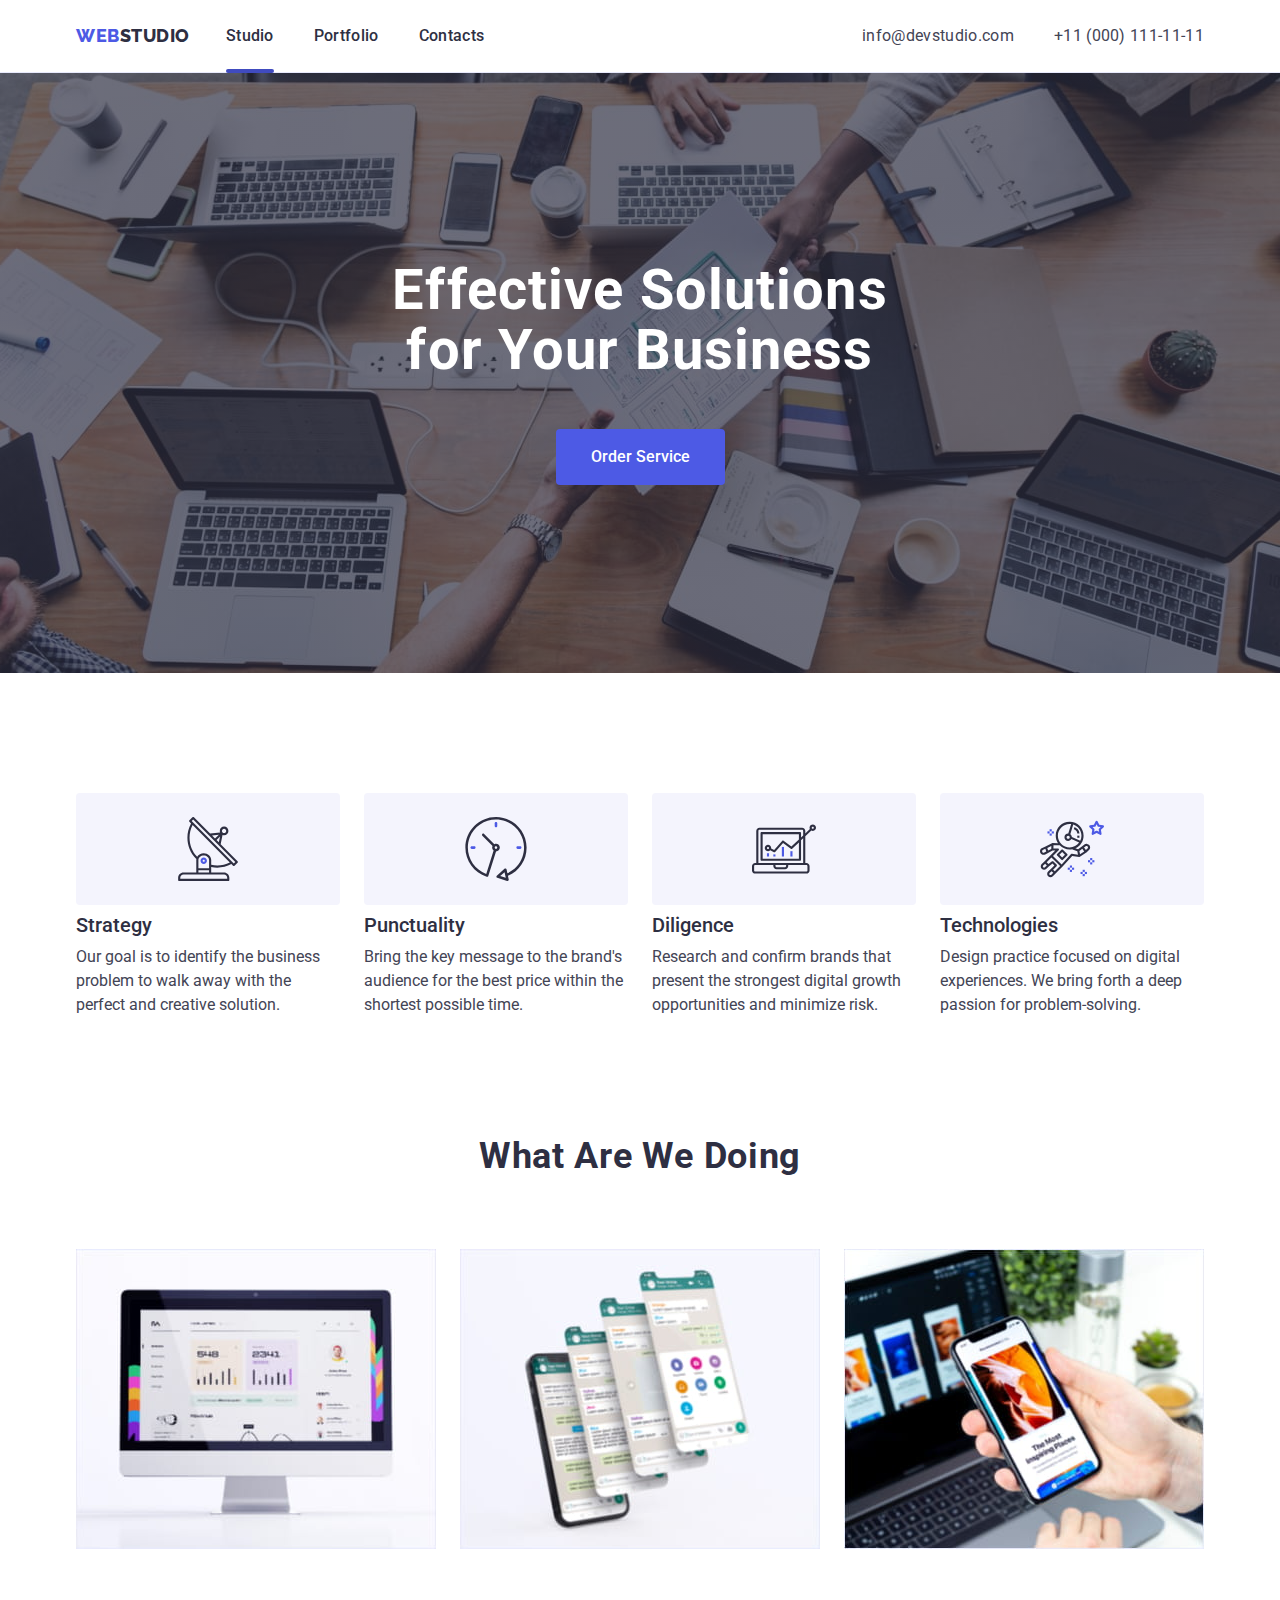
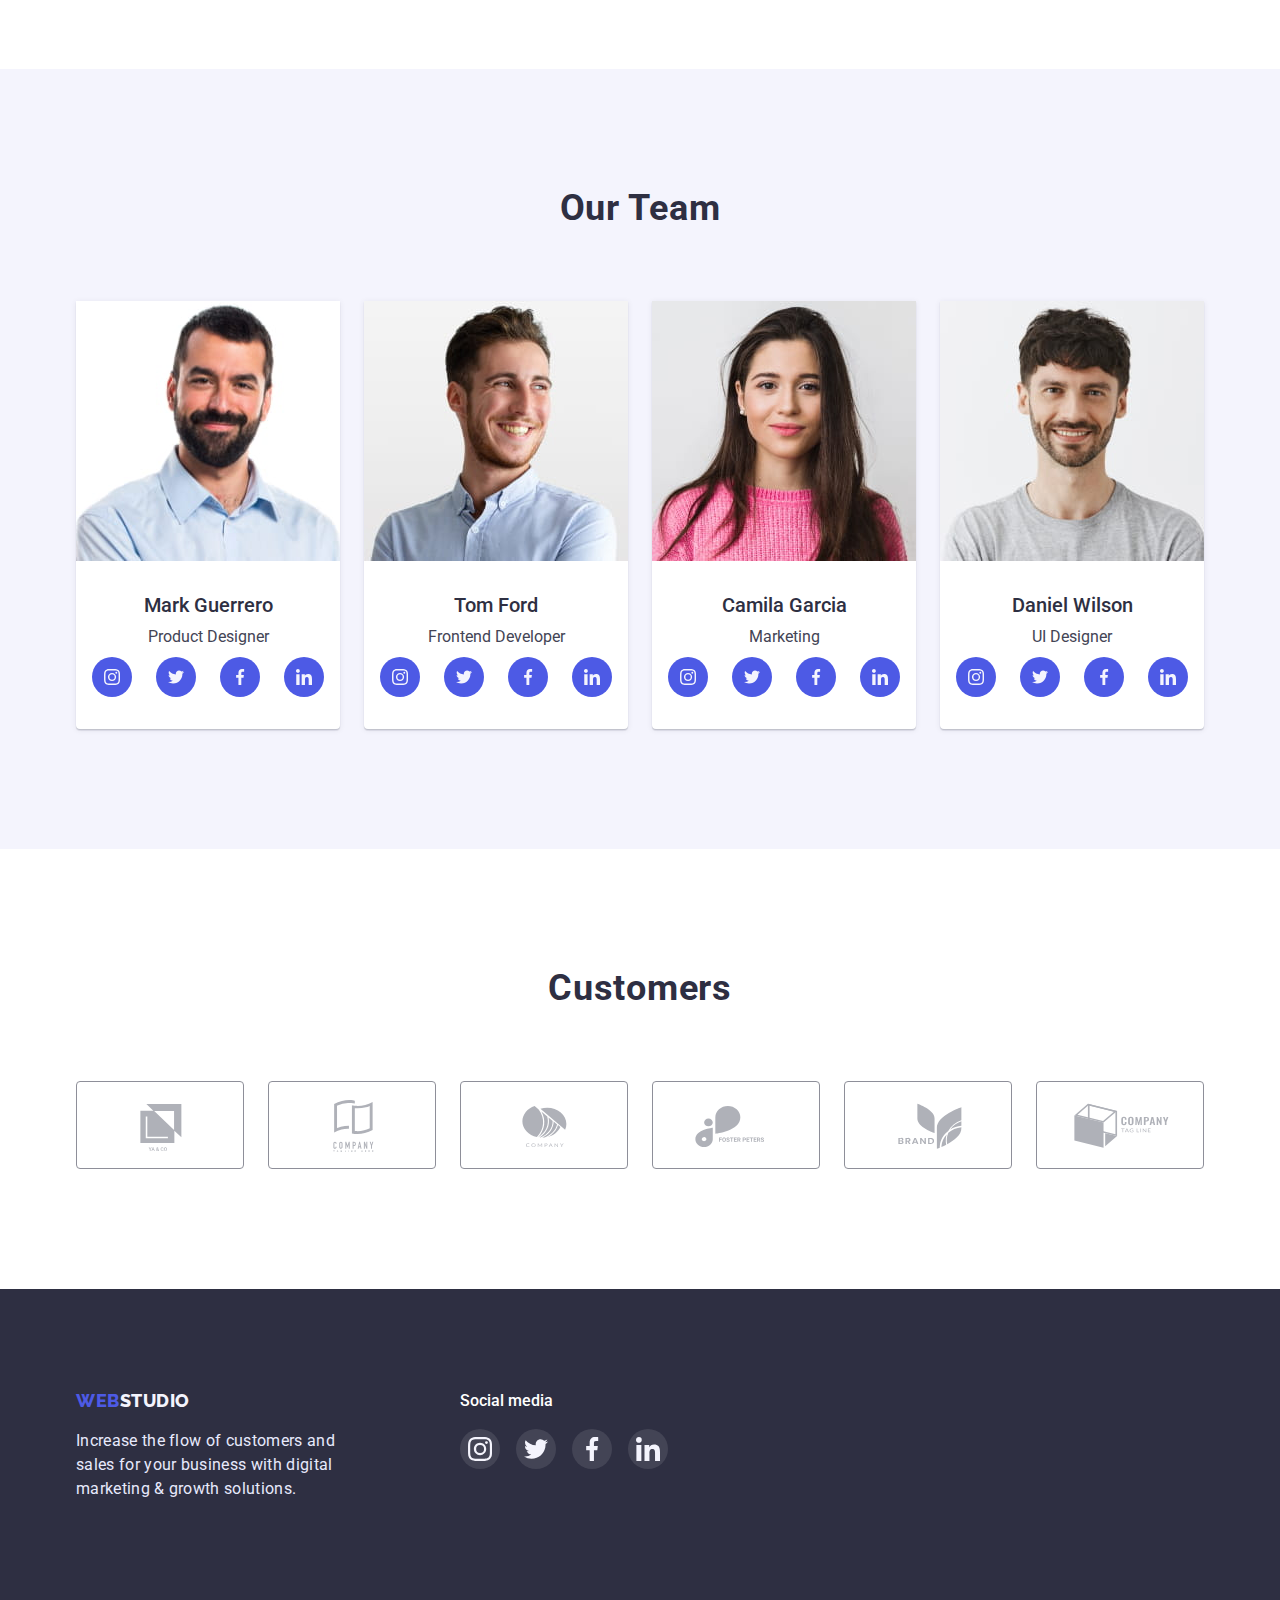
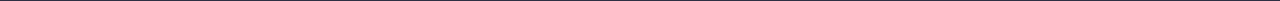
<file: index.html>
<!DOCTYPE html>
<html lang="en">
  <head>
    <meta charset="UTF-8" />
    <meta http-equiv="X-UA-Compatible" content="IE=edge" />
    <meta name="viewport" content="width=device-width, initial-scale=1.0" />
    <link rel="preconnect" href="https://fonts.googleapis.com" />
    <link rel="preconnect" href="https://fonts.gstatic.com" crossorigin />
    <link
      href="https://fonts.googleapis.com/css2?family=Raleway:wght@800&family=Roboto:wght@400;500;700&display=swap"
      rel="stylesheet"
    />
    <link
      rel="stylesheet"
      href="https://cdn.jsdelivr.net/npm/modern-normalize@1.1.0/modern-normalize.css"
    />
    <link rel="stylesheet" href="./css/styles.css" />
    <title>WebStudio</title>
  </head>
  <body>
    <!--HEADER-->
    <header class="header">
      <div class="container header-container">
        <nav class="site-nav">
          <a href="./index.html" class="logo"
            ><span class="logo-firstcolor">Web</span>Studio</a
          >
          <ul class="nav-list list">
            <li class="nav-item header-item">
              <a class="menu-link link link-studio" href="./index.html"
                >Studio</a
              >
            </li>
            <li class="nav-item header-item">
              <a class="menu-link link page" href="./portfolio.html"
                >Portfolio</a
              >
            </li>
            <li class="nav-item header-item">
              <a class="menu-link link" href="">Contacts</a>
            </li>
          </ul>
        </nav>
        <address class="site-address">
          <ul class="address-list list">
            <li class="header-item address-item">
              <a class="adress-link" href="mailto:info@devstudio.com"
                >info@devstudio.com</a
              >
            </li>
            <li class="header-item address-item">
              <a class="adress-link" href="tel:+110001111111"
                >+11 (000) 111-11-11</a
              >
            </li>
          </ul>
        </address>
      </div>
    </header>
    <!--HEADER-->

    <!--HERO-->
    <main>
      <section class="hero">
        <div class="container">
          <h1 class="hero-primary-heading">
            Effective Solutions for Your Business
          </h1>
          <button data-modal-open type="button" class="btn">
            Order Service
          </button>
        </div>
      </section>

      <section class="features">
        <div class="container">
          <h2 class="visually-hidden">Features</h2>
          <ul class="features-list list">
            <li class="hero-item features-item icon-antenna">
              <h3 class="hero-item-heading features-heading">Strategy</h3>
              <p class="hero-item-content features-text">
                Our goal is to identify the business problem to walk away with
                the perfect and creative solution.
              </p>
            </li>
            <li class="hero-item features-item icon-clock">
              <h3 class="hero-item-heading features-heading">Punctuality</h3>
              <p class="hero-item-content features-text">
                Bring the key message to the brand's audience for the best price
                within the shortest possible time.
              </p>
            </li>
            <li class="hero-item features-item icon-diagram">
              <h3 class="hero-item-heading features-heading">Diligence</h3>
              <p class="hero-item-content features-text">
                Research and confirm brands that present the strongest digital
                growth opportunities and minimize risk.
              </p>
            </li>
            <li class="hero-item features-item icon-astronaut">
              <h3 class="hero-item-heading features-heading">Technologies</h3>
              <p class="hero-item-content features-text">
                Design practice focused on digital experiences. We bring forth a
                deep passion for problem-solving.
              </p>
            </li>
          </ul>
        </div>
      </section>

      <section class="doing">
        <div class="container">
          <h2 class="hero-secondary-heading">What are we doing</h2>
          <ul class="doing-pictures list">
            <li class="hero-item">
              <img
                src="./images/monitor-with-graphs.jpg"
                alt="picture with site on monitor"
                width="360"
              />
            </li>
            <li class="hero-item">
              <img
                src="./images/phones.jpg"
                alt="mobile applications"
                width="360"
              />
            </li>
            <li class="hero-item">
              <img
                src="./images/phone-on-hands.jpg"
                alt="multidevice applications"
                width="360"
              />
            </li>
          </ul>
        </div>
      </section>

      <section class="section-team">
        <div class="container">
          <h2 class="hero-secondary-heading">Our Team</h2>
          <ul class="team-list list">
            <li class="hero-item team-item">
              <img
                src="./images/Mark-Guerrero.jpg"
                alt="photo of product Designer Mark-Guerrero"
                width="264"
              />
              <div class="team">
                <h3 class="hero-item-heading">Mark Guerrero</h3>
                <p class="hero-item-content">Product Designer</p>
                <ul class="team-social-lisi list">
                  <li class="team-social-item item">
                    <a href="" class="team-social-link link">
                      <svg class="team-social-icon" width="16px" height="16px">
                        <use href="./images/sprite.svg#icon-instagram"></use>
                      </svg>
                    </a>
                  </li>
                  <li class="team-social-item item">
                    <a href="" class="team-social-link link">
                      <svg class="team-social-icon" width="16px" height="16px">
                        <use href="./images/sprite.svg#icon-twitter"></use>
                      </svg>
                    </a>
                  </li>
                  <li class="team-social-item item">
                    <a href="" class="team-social-link link">
                      <svg class="team-social-icon" width="16px" height="16px">
                        <use href="./images/sprite.svg#icon-facebook"></use>
                      </svg>
                    </a>
                  </li>
                  <li class="team-social-item item">
                    <a href="" class="team-social-link link">
                      <svg class="team-social-icon" width="16px" height="16px">
                        <use href="./images/sprite.svg#icon-linkedin"></use>
                      </svg>
                    </a>
                  </li>
                </ul>
              </div>
            </li>
            <li class="hero-item team-item">
              <img
                src="./images/Tom-Ford.jpg"
                alt="photo of frontend developer Tom Ford"
                width="264"
              />
              <div class="team">
                <h3 class="hero-item-heading">Tom Ford</h3>
                <p class="hero-item-content">Frontend Developer</p>
                <ul class="team-social-lisi list">
                  <li class="team-social-item item">
                    <a href="" class="team-social-link link">
                      <svg class="team-social-icon" width="16px" height="16px">
                        <use href="./images/sprite.svg#icon-instagram"></use>
                      </svg>
                    </a>
                  </li>
                  <li class="team-social-item item">
                    <a href="" class="team-social-link link">
                      <svg class="team-social-icon" width="16px" height="16px">
                        <use href="./images/sprite.svg#icon-twitter"></use>
                      </svg>
                    </a>
                  </li>
                  <li class="team-social-item item">
                    <a href="" class="team-social-link link">
                      <svg class="team-social-icon" width="16px" height="16px">
                        <use href="./images/sprite.svg#icon-facebook"></use>
                      </svg>
                    </a>
                  </li>
                  <li class="team-social-item item">
                    <a href="" class="team-social-link link">
                      <svg class="team-social-icon" width="16px" height="16px">
                        <use href="./images/sprite.svg#icon-linkedin"></use>
                      </svg>
                    </a>
                  </li>
                </ul>
              </div>
            </li>
            <li class="hero-item team-item">
              <img
                src="./images/Camila-Garcia.jpg"
                alt="photo of merketologist Camila Garcia"
                width="264"
              />
              <div class="team">
                <h3 class="hero-item-heading">Camila Garcia</h3>
                <p class="hero-item-content">Marketing</p>
                <ul class="team-social-lisi list">
                  <li class="team-social-item item">
                    <a href="" class="team-social-link link">
                      <svg class="team-social-icon" width="16px" height="16px">
                        <use href="./images/sprite.svg#icon-instagram"></use>
                      </svg>
                    </a>
                  </li>
                  <li class="team-social-item item">
                    <a href="" class="team-social-link link">
                      <svg class="team-social-icon" width="16px" height="16px">
                        <use href="./images/sprite.svg#icon-twitter"></use>
                      </svg>
                    </a>
                  </li>
                  <li class="team-social-item item">
                    <a href="" class="team-social-link link">
                      <svg class="team-social-icon" width="16px" height="16px">
                        <use href="./images/sprite.svg#icon-facebook"></use>
                      </svg>
                    </a>
                  </li>
                  <li class="team-social-item item">
                    <a href="" class="team-social-link link">
                      <svg class="team-social-icon" width="16px" height="16px">
                        <use href="./images/sprite.svg#icon-linkedin"></use>
                      </svg>
                    </a>
                  </li>
                </ul>
              </div>
            </li>
            <li class="hero-item team-item">
              <img
                src="./images/Daniel-Wilson.jpg"
                alt="photo of UI designer"
                width="264"
              />
              <div class="team">
                <h3 class="hero-item-heading">Daniel Wilson</h3>
                <p class="hero-item-content">UI Designer</p>
                <ul class="team-social-lisi list">
                  <li class="team-social-item item">
                    <a href="" class="team-social-link link">
                      <svg class="team-social-icon" width="16px" height="16px">
                        <use href="./images/sprite.svg#icon-instagram"></use>
                      </svg>
                    </a>
                  </li>
                  <li class="team-social-item item">
                    <a href="" class="team-social-link link">
                      <svg class="team-social-icon" width="16px" height="16px">
                        <use href="./images/sprite.svg#icon-twitter"></use>
                      </svg>
                    </a>
                  </li>
                  <li class="team-social-item item">
                    <a href="" class="team-social-link link">
                      <svg class="team-social-icon" width="16px" height="16px">
                        <use href="./images/sprite.svg#icon-facebook"></use>
                      </svg>
                    </a>
                  </li>
                  <li class="team-social-item item">
                    <a href="" class="team-social-link link">
                      <svg class="team-social-icon" width="16px" height="16px">
                        <use href="./images/sprite.svg#icon-linkedin"></use>
                      </svg>
                    </a>
                  </li>
                </ul>
              </div>
            </li>
          </ul>
        </div>
      </section>
    </main>

    <section class="customers">
      <div class="container">
        <h2 class="hero-secondary-heading">Customers</h2>
        <ul class="customers-list list">
          <li class="company-logo company-logo-item">
            <a href="#" class="company-logo-link item-link-company-one">
              <svg class="logo-icon" width="104px" height="56px">
                <use href="./images/sprite.svg#icon-Logo-one"></use>
              </svg>
            </a>
          </li>

          <li class="company-logo company-logo-item">
            <a href="#" class="company-logo-link item-link-company-two">
              <svg class="logo-icon" width="104px" height="56px">
                <use href="./images/sprite.svg#icon-Logo-two"></use>
              </svg>
            </a>
          </li>

          <li class="company-logo company-logo-item">
            <a href="#" class="company-logo-link item-link-company-three">
              <svg class="logo-icon" width="104px" height="56px">
                <use href="./images/sprite.svg#icon-Logo-three"></use>
              </svg>
            </a>
          </li>

          <li class="company-logo company-logo-item">
            <a href="#" class="company-logo-link item-link-company-four">
              <svg class="logo-icon" width="104px" height="56px">
                <use href="./images/sprite.svg#icon-Logo-four"></use>
              </svg>
            </a>
          </li>

          <li class="company-logo company-logo-item">
            <a href="#" class="company-logo-link item-link-company-five">
              <svg class="logo-icon" width="104px" height="56px">
                <use href="./images/sprite.svg#icon-Logo-five"></use>
              </svg>
            </a>
          </li>

          <li class="company-logo company-logo-item">
            <a href="#" class="company-logo-link item-link-company-six">
              <svg class="logo-icon" width="104px" height="56px">
                <use href="./images/sprite.svg#icon-Logo-six"></use>
              </svg>
            </a>
          </li>
        </ul>
      </div>
    </section>
    <!--HERO-->

    <!--FOOER-->
    <footer class="footer">
      <div class="container footer-blocks">
        <div class="block-logo">
          <a href="./index.html" class="logo-footer"
            ><span class="logo-firstcolor">Web</span>Studio</a
          >
          <p class="footer-text">
            Increase the flow of customers and sales for your business with
            digital marketing & growth solutions.
          </p>
        </div>

        <div class="block-social">
          <h3 class="social-media-heading">Social media</h3>
          <ul class="social-list list">
            <li class="social-item item">
              <a href="#" class="social-list-item-link item-link-instagram">
                <svg class="social-list-icon" width="24" height="24">
                  <use href="./images/sprite.svg#icon-instagram"></use>
                </svg>
              </a>
            </li>

            <li class="social-item item">
              <a href="#" class="social-list-item-link item-link-twitter">
                <svg class="social-list-icon" width="24" height="24">
                  <use href="./images/sprite.svg#icon-twitter"></use>
                </svg>
              </a>
            </li>

            <li class="social-item item">
              <a href="#" class="social-list-item-link item-link-facebook">
                <svg class="social-list-icon" width="24" height="24">
                  <use href="./images/sprite.svg#icon-facebook"></use>
                </svg>
              </a>
            </li>

            <li class="social-item item">
              <a href="#" class="social-list-item-link item-link-linkedin">
                <svg class="social-list-icon" width="24" height="24">
                  <use href="./images/sprite.svg#icon-linkedin"></use>
                </svg>
              </a>
            </li>
          </ul>
        </div>
      </div>
    </footer>
    <!--FOOTER-->

    <div class="backdrop is-hidden" data-modal>
      <div class="modal">
        <button data-modal-close type="button" class="close-btn">
          <svg class="modal-close-btn" width="8" height="8">
            <use href="./images/sprite-second.svg#icon-close-black"></use>
          </svg>
        </button>
      </div>
    </div>

    <script src="./js/modal.js"></script>
  </body>
</html>
</file>
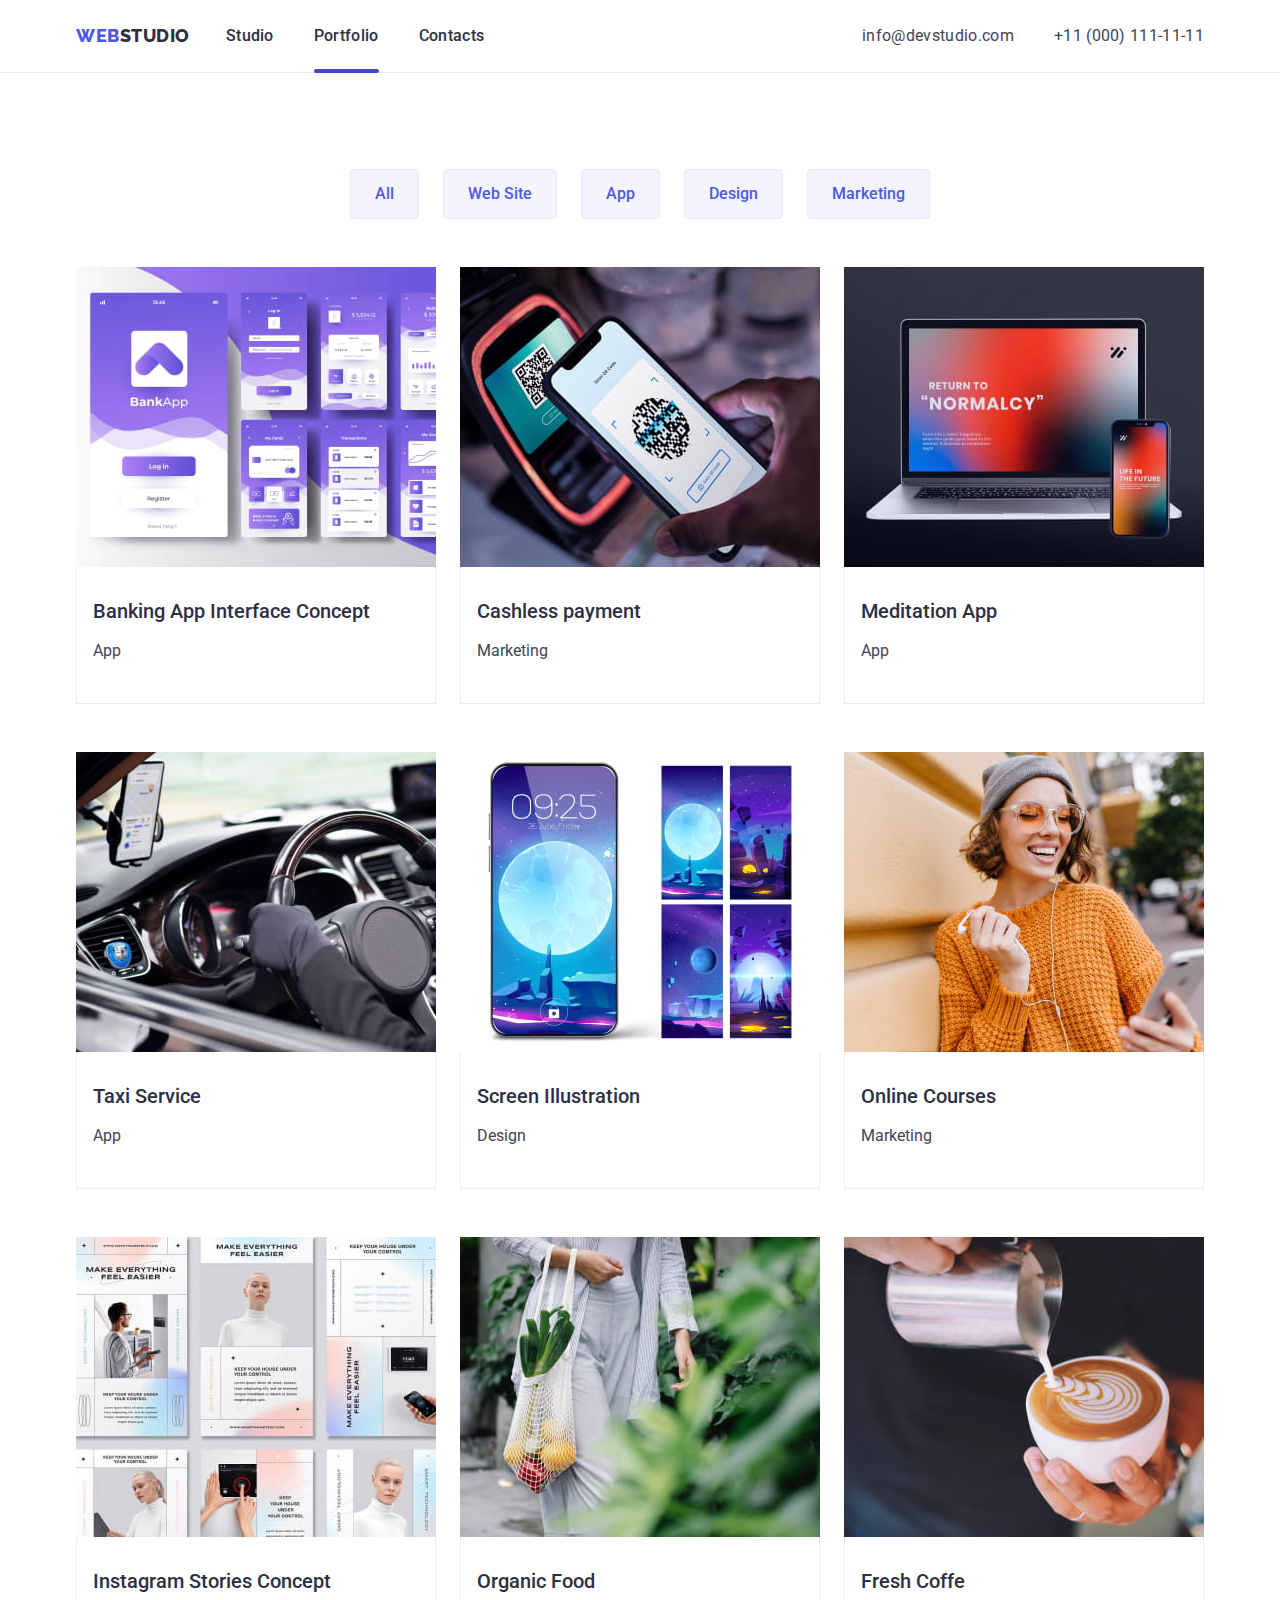
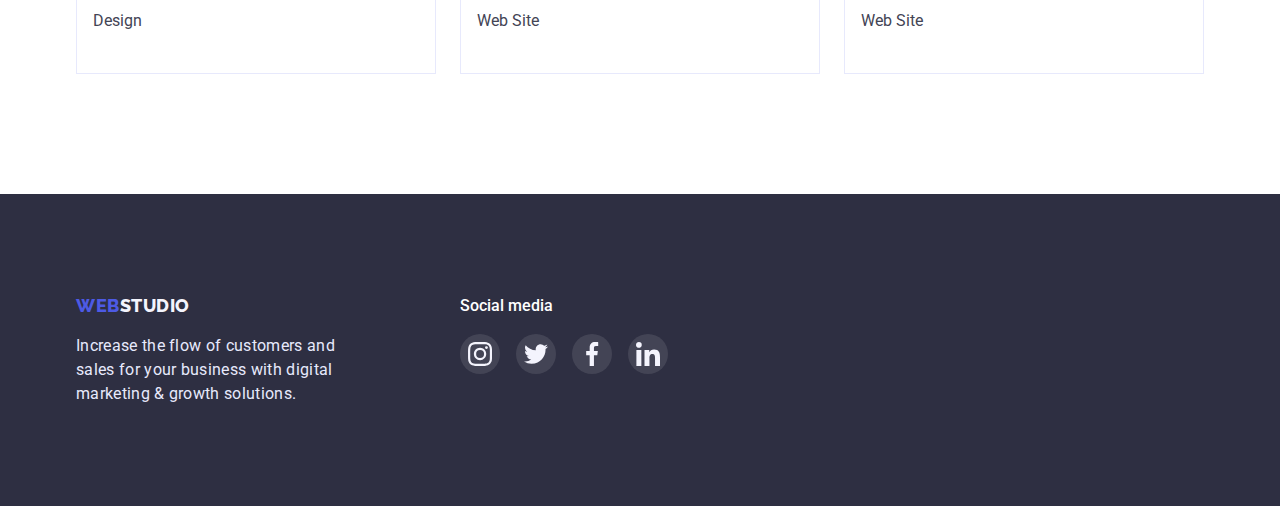
<file: portfolio.html>
<!DOCTYPE html>
<html lang="en">
  <head>
    <meta charset="UTF-8" />
    <meta http-equiv="X-UA-Compatible" content="IE=edge" />
    <meta name="viewport" content="width=device-width, initial-scale=1.0" />
    <link rel="preconnect" href="https://fonts.googleapis.com" />
    <link rel="preconnect" href="https://fonts.gstatic.com" crossorigin />
    <link
      href="https://fonts.googleapis.com/css2?family=Raleway:wght@800&family=Roboto:wght@400;500;700&display=swap"
      rel="stylesheet"
    />
    <link
      rel="stylesheet"
      href="https://cdn.jsdelivr.net/npm/modern-normalize@1.1.0/modern-normalize.css"
    />
    <link rel="stylesheet" href="./css/styles.css" />
    <title>WebStudio</title>
  </head>
  <body>
    <!--HEADER-->
    <header class="header">
      <div class="container header-container">
        <nav class="site-nav">
          <a href="./index.html" class="logo"
            ><span class="logo-firstcolor">Web</span>Studio</a
          >
          <ul class="nav-list list">
            <li class="header-item">
              <a class="menu-link link" href="./index.html">Studio</a>
            </li>
            <li class="nav-item header-item">
              <a class="menu-link link link-portfolio" href="./portfolio.html"
                >Portfolio</a
              >
            </li>
            <li class="header-item">
              <a class="menu-link link" href="">Contacts</a>
            </li>
          </ul>
        </nav>
        <address class="site-address">
          <ul class="address-list list">
            <li class="header-item address-item">
              <a class="adress-link" href="mailto:info@devstudio.com"
                >info@devstudio.com</a
              >
            </li>
            <li class="header-item address-item">
              <a class="adress-link" href="tel:+110001111111"
                >+11 (000) 111-11-11</a
              >
            </li>
          </ul>
        </address>
      </div>
    </header>

    <!--Header-->

    <!--Hero-->
    <main>
      <section class="portfolio">
        <div class="container">
          <ul class="filter-list list">
            <li class="hero-item">
              <button type="button" class="filter-btn">All</button>
            </li>

            <li class="hero-item">
              <button type="button" class="filter-btn">Web Site</button>
            </li>

            <li class="hero-item">
              <button type="button" class="filter-btn">App</button>
            </li>

            <li class="hero-item">
              <button type="button" class="filter-btn">Design</button>
            </li>

            <li class="hero-item">
              <button type="button" class="filter-btn">Marketing</button>
            </li>
          </ul>

          <ul class="card-set list">
            <li class="hero-item card-item">
                <a class="list-link" href="">
                  <div class="wrapper">
                    <img src="./images/banking-app.jpg" alt="banking-app_photo"
                    width="360"/>

                    <div class="card-thumb">
                      <p >
                      14 Stylish and User-Friendly App Desighn Concepts * Task
                      Manager App * Calorie Tracker App * Exotic Fruit Ecommerce
                      App * Cloud Storage App
                      </p>
                    </div>
                  </div>
                
                  <div class="card-content">
                  <h3 class="hero-item-heading card-heading">
                    Banking App Interface Concept
                  </h3>
                  <p class="hero-item-content card-item-content">App</p>
                  </div>
                </a>
            </li>

            <li class="hero-item card-item">
              <a class="list-link" href=""
                > <div class="wrapper">
                    <img
                      src="./images/cashless-payment.jpg"
                      alt="banking-app_photo"
                      width="360"/>

                    <div class="card-thumb">
                      <p >
                      14 Stylish and User-Friendly App Desighn Concepts * Task
                      Manager App * Calorie Tracker App * Exotic Fruit Ecommerce
                      App * Cloud Storage App
                      </p>
                    </div>
                  </div>

                <div class="card-content">
                  <h3 class="hero-item-heading card-heading">
                    Cashless payment
                  </h3>
                  <p class="hero-item-content card-item-content">Marketing</p>
                </div>
              </a>
            </li>

            <li class="hero-item card-item">
              <a class="list-link" href=""
                > <div class="wrapper">
                    <img
                  src="./images/meditation-app.jpg"
                  alt="banking-app_photo"
                  width="360"/>

                  <div class="card-thumb">
                    <p >
                    14 Stylish and User-Friendly App Desighn Concepts * Task
                    Manager App * Calorie Tracker App * Exotic Fruit Ecommerce
                    App * Cloud Storage App
                    </p>
                  </div>
                </div>

                <div class="card-content">
                  <h3 class="hero-item-heading card-heading">Meditation App</h3>
                  <p class="hero-item-content card-item-content">App</p>
                </div>
              </a>
            </li>

            <li class="hero-item card-item">
              <a class="list-link" href=""
                > <div class="wrapper">
                    <img
                  src="./images/taxi-service.jpg"
                  alt="banking-app_photo"
                  width="360"/>

                  <div class="card-thumb">
                    <p >
                    14 Stylish and User-Friendly App Desighn Concepts * Task
                    Manager App * Calorie Tracker App * Exotic Fruit Ecommerce
                    App * Cloud Storage App
                    </p>
                  </div>
                </div>

                <div class="card-content">
                  <h3 class="hero-item-heading card-heading">Taxi Service</h3>
                  <p class="hero-item-content card-item-content">App</p>
                </div>
              </a>
            </li>

            <li class="hero-item card-item">
              <a class="list-link" href=""
                > <div class="wrapper">
                    <img
                  src="./images/screen-illustratiom.jpg"
                  alt="banking-app_photo"
                  width="360"/>

                  <div class="card-thumb">
                    <p >
                    14 Stylish and User-Friendly App Desighn Concepts * Task
                    Manager App * Calorie Tracker App * Exotic Fruit Ecommerce
                    App * Cloud Storage App
                    </p>
                  </div>
                </div>

                <div class="card-content">
                  <h3 class="hero-item-heading card-heading">
                    Screen Illustration
                  </h3>
                  <p class="hero-item-content card-item-content">Design</p>
                </div>
              </a>
            </li>

            <li class="hero-item card-item">
              <a class="list-link" href="">
                 <div class="wrapper">
                    <img
                  src="./images/online-courses.jpg"
                  alt="banking-app_photo"
                  width="360"/>

                  <div class="card-thumb">
                    <p >
                    14 Stylish and User-Friendly App Desighn Concepts * Task
                    Manager App * Calorie Tracker App * Exotic Fruit Ecommerce
                    App * Cloud Storage App
                    </p>
                  </div>
                </div>

                <div class="card-content">
                  <h3 class="hero-item-heading card-heading">Online Courses</h3>
                  <p class="hero-item-content card-item-content">Marketing</p>
                </div>
              </a>
            </li>

            <li class="hero-item card-item">
              <a class="list-link" href=""
                > <div class="wrapper">
                    <img
                  src="./images/instagram-stories-concept.jpg"
                  alt="banking-app_photo"
                  width="360"/>

                  <div class="card-thumb">
                    <p >
                    14 Stylish and User-Friendly App Desighn Concepts * Task
                    Manager App * Calorie Tracker App * Exotic Fruit Ecommerce
                    App * Cloud Storage App
                    </p>
                  </div>
                </div>
                <div class="card-content">
                  <h3 class="hero-item-heading card-heading">
                    Instagram Stories Concept
                  </h3>
                  <p class="hero-item-content card-item-content">Design</p>
                </div>
              </a>
            </li>

            <li class="hero-item card-item">
              <a class="list-link" href=""
                > <div class="wrapper">
                    <img
                  src="./images/organic-food.jpg"
                  alt="banking-app_photo"
                  width="360"/>
                  <div class="card-thumb">
                    <p >
                    14 Stylish and User-Friendly App Desighn Concepts * Task
                    Manager App * Calorie Tracker App * Exotic Fruit Ecommerce
                    App * Cloud Storage App
                    </p>
                  </div>
                </div>

                <div class="card-content">
                  <h3 class="hero-item-heading card-heading">Organic Food</h3>
                  <p class="hero-item-content card-item-content">Web Site</p>
                </div>
              </a>
            </li>

            <li class="hero-item card-item">
              <div>
                  <a class="list-link" href="">
                   <div class="wrapper">
                    <img
                  src="./images/fresh-coffe.jpg"
                  alt="banking-app_photo"
                  width="360"/>

                  <div class="card-thumb">
                    <p >
                    14 Stylish and User-Friendly App Desighn Concepts * Task
                    Manager App * Calorie Tracker App * Exotic Fruit Ecommerce
                    App * Cloud Storage App
                    </p>
                  </div>
                </div>

                <div class="card-content">
                  <h3 class="hero-item-heading card-heading">Fresh Coffe</h3>
                  <p class="hero-item-content card-item-content">Web Site</p>
                </div>
              </div>
             
              </a>
            </li>
          </ul>
        </div>
      </section>
    </main>
    <!--HERO-->

    <!--FOOTER-->
    <footer class="footer">
      <div class="container footer-blocks">
        <div class="block-logo">
          <a href="./index.html" class="logo-footer"
            ><span class="logo-firstcolor">Web</span>Studio</a
          >
          <p class="footer-text">
            Increase the flow of customers and sales for your business with
            digital marketing & growth solutions.
          </p>
        </div>

        <div class="block-social">
          <h3 class="social-media-heading">Social media</h3>
          <ul class="social-list list">
            <li class="social-item item">
              <a href="#" class="social-list-item-link item-link-instagram">
                <svg class="social-list-icon" width="24" height="24">
                  <use href="./images/sprite.svg#icon-instagram"></use>
                </svg>
              </a>
            </li>

            <li class="social-item item">
              <a href="#" class="social-list-item-link item-link-twitter">
                <svg class="social-list-icon" width="24" height="24">
                  <use href="./images/sprite.svg#icon-twitter"></use>
                </svg>
              </a>
            </li>

            <li class="social-item item">
              <a href="#" class="social-list-item-link item-link-facebook">
                <svg class="social-list-icon" width="24" height="24">
                  <use href="./images/sprite.svg#icon-facebook"></use>
                </svg>
              </a>
            </li>

            <li class="social-item item">
              <a href="#" class="social-list-item-link item-link-linkedin">
                <svg class="social-list-icon" width="24" height="24">
                  <use href="./images/sprite.svg#icon-linkedin"></use>
                </svg>
              </a>
            </li>
          </ul>
        </div>
      </div>
    </footer>
    <!-- /FOOTER-->
  </body>
</html>
</file>
<file: css/styles.css>
:root {
    --site-primary: #2E2F42;
    --body-text: #434455;
    --btn-primary: #4D5AE5;
    --btn-hover-active: #404BBF;
    --btn-border: #E7E9FC;
    --WHITE: #FFFFFF;
    --btn-back: #F4F4FD;
    --basic-margin: 24px;
    --icon-background: #AFB1B8;
    --icon-hover-green: #31D0AA;
    --modal-bcgd: #FCFCFC;
    --basic-transition: 250ms cubic-bezier(0.4, 0, 0.2, 1);
  }

  img {
    display: block;
    max-width: 100%;
    height: auto;
    }

  body {
    font-family: "Roboto";
    font-style: normal;
    font-weight: 400;
    background-color: #FFFFFF;
    color: var(--body-text);
  }

  ul,
  li,
  h1,
  h2,
  h3,
  p {
      margin: 0;
      padding: 0;
  }
    .container {
    width: 1158px;
    padding: 0 15px;
    margin: 0 auto;
}

.list, .list-link {
    list-style: none;
  }
.link, .list-link {
    text-decoration: none;
  }
  
.header-container,
.site-nav,
.site-address,
.nav-list,
.address-list {
    display: flex;
    align-items: center;
}

.nav-list {margin-left: 36px;}

.nav-list .header-item + .header-item {
    margin-left: 40px;
}

.menu-link {
    display: block;
    padding-top: 24px;
    padding-bottom: 24px;
}

.address-list .header-item + .header-item {
    margin-left: 40px;
}

.site-address {
    margin-left: auto;
}

.logo {
    text-decoration: none;
    font-family: 'Raleway';
    font-style: normal;
    font-weight: 800;
    font-size: 18px;
    line-height: 1.33;
    letter-spacing: 0.03em;
    text-transform: uppercase;
    color: var(--site-primary);
}

.logo-firstcolor {
      font-family: 'Raleway';
      font-style: normal;
      font-weight: 800;
      font-size: 18px;
      line-height: 1.33;
      letter-spacing: 0.03em;
      text-transform: uppercase;
      color: var(--btn-primary);
  }
  
.header-item {
    font-weight: 500;
    font-size: 16px;
    line-height: 1.5;
    letter-spacing: 0.02em;
    color: var(--site-primary);
}

.address-item {
    font-weight: inherit;
}

.header {
    border-bottom:
    1px solid var(--btn-border); 
}

.menu-link {
    font-weight: 500;
    font-size: 16px;
    line-height: 1.5;
    color: var(--site-primary);
    transition-property: color;
    transition-duration: 250ms;
    transition-timing-function: cubic-bezier(0.4, 0, 0.2, 1);
    }


.menu-link:hover {
    color: var(--btn-hover-active);
}

.nav-item {
    position: relative;
}

.link-studio::after,
.link-portfolio::after {
    content: "";
    position: absolute;
    display: block;
    width: 100%;
    height: 4px;
    background-color: var(--btn-hover-active);
    border-radius: 2px;
    bottom:-1px;
}

.adress-link:hover,
.adress-link:focus {
    color: var(--btn-hover-active);
}

.adress-link {
    text-decoration: none;
    font-style: normal;
    font-size: 16px;
    line-height: 1.5;
    color: var(--body-text);
    transition-property: color;
    transition-duration: 250ms;
    transition-timing-function: cubic-bezier(0.4, 0, 0.2, 1);
    }

.filter-list {display: flex;
    gap: var(--basic-margin);
    justify-content: center;
    margin-top: 0px;
    padding-left: 0px;
    margin-bottom: 0px;
}


/*-----------HERO--------------*/

.hero {
    background-color: var(--site-primary);
    padding-top: 188px;
    padding-bottom: 188px;
    background-image: linear-gradient(rgba(46, 47, 66, 0.7), rgba(46, 47, 66, 0.7)), url(../images/people-office.jpg);
    max-width: 1440px;
    height: 600px;
    margin: 0 auto;
    background-repeat: no-repeat;
    background-position: center;
    background-size: cover;
}

.hero-primary-heading {
    align-items: center;
    font-weight: 700;
    font-size: 56px;
    line-height: 1.07;
    letter-spacing: 0.02em;
    color: var(--WHITE);
    width: 496px;
    text-align: center;
    margin-right: auto;
    margin-bottom: 48px ;
    margin-left: auto;
}

.btn {
    display: block;
    background: var(--btn-primary);
    border-radius: 4px;
    border: var(--btn-primary);
    font-family: 'Roboto';
    font-weight: 500;
    font-size: 16px;
    line-height: 1.4px;
    color: var(--WHITE);
    cursor: pointer;
    width: 169px;
    height: 56px;
    margin: 0 auto;

    transition-property: background-color;
    transition-duration: 250ms;
    transition-timing-function: cubic-bezier(0.4, 0, 0.2, 1);
}

.btn:hover {
    background: var(--btn-hover-active); 
}

.visually-hidden {
    position: absolute;
    width: 1px;
    height: 1px;
    margin: -1px;
    border: 0;
    padding: 0;
    white-space: nowrap;
    clip-path: inset(100%);
    clip: rect(0, 0, 0, 0);
    overflow: hidden;
}

.features-list {
    display: flex;
    gap: var(--basic-margin);
    margin: 0px;
    padding-left: 0px;
    }

.features{
        padding-top: 120px;
    }
    
.section-team {
    background: var(--btn-back);
    padding-top: 120px;
    padding-bottom: 120px;
}

.hero-team {
    padding-top: 120px;
    padding-bottom: 72px;
}

.features-item::before {
    display: block;
    content:"";
    height: 112px;
    background-size: 64px;
    background-repeat: no-repeat;
    background-position: center;
    background-color: var(--btn-back);
    border-radius: 4px;
    margin-bottom: 8px;
}

.icon-antenna::before {
    background-image: url(../images/antenna.svg);
}

.icon-clock::before {
    background-image: url(../images/clock.svg);
}

.icon-diagram::before {
    background-image: url(../images/diagram.svg);
}

.icon-astronaut::before {
    background-image: url(../images/astronaut.svg);
}

.team-list {
    display: flex;
    gap: var(--basic-margin);
    margin-bottom: 0px;
    padding: 0;
    justify-content: center;
}

.team-item {
    border-bottom-left-radius: 4px;
    border-bottom-right-radius: 4px;
    background-color: var(--WHITE);
    box-shadow: 0px 1px 6px rgba(46, 47, 66, 0.08), 0px 1px 1px rgba(46, 47, 66, 0.16), 0px 2px 1px rgba(46, 47, 66, 0.08);
}

.team-social-lisi {
    display: flex;
    gap: var(--basic-margin);
    justify-content: center;
}

.team-social-item {
    width: 40px;
    height: 40px;
}

.team-social-link {
    display: flex;
    justify-content: center;
    align-items: center;
    width: 100%;
    height: 100%;
    border-radius: 50%;
    background-color: var(--btn-primary);

    transition-property: background-color;
    transition-duration: 250ms;
    transition-timing-function: cubic-bezier(0.4, 0, 0.2, 1);
}

.team-social-link:hover,
.team-social-link:focus {
    background-color: var(--btn-hover-active)}


.hero-secondary-heading {
    font-weight: 700;
    font-size: 36px;
    line-height: 1.11;
    text-align: center;
    letter-spacing: 0.02em;
    text-transform: capitalize;
    color: var(--site-primary);
    margin-bottom: 72px;
}


.doing {
    padding-top: 120px;
    padding-bottom: 120px;
}
.doing-pictures {
    display:flex;
    gap: var(--basic-margin);
    padding-left: 0px;
    margin-top: 72px;
    }

.filter-btn {
    display: flex;
    padding: 12px 24px;
    align-items: center;
    text-align: center;
    background: var(--btn-back);
    border: 1px solid 
    var(--btn-border);
    border-radius: 4px;
    font-weight: 500;
    font-size: 16px;
    line-height: 1.5;
    color: var(--btn-primary);

    transition: background-color 250ms cubic-bezier(0.4, 0, 0.2, 1);
    transition: border-color 250ms cubic-bezier(0.4, 0, 0.2, 1);
    
}

.filter-btn:hover,
.filter-btn:focus { 
    background-color: var(--btn-hover-active);
    color: var(--WHITE);
    box-shadow: 0px 3px 1px rgba(0, 0, 0, 0.1), 0px 2px 1px rgba(0, 0, 0, 0.08), 0px 2px 2px rgba(0, 0, 0, 0.12);
    border-color: var(--btn-hover-active);
}

.filter-btn {
    cursor: pointer;
}

.portfolio {
    padding-top: 96px;
    padding-bottom: 120px;
}

.card-set {
    padding: 0;
    margin: 0;
    display: flex;
    flex-wrap: wrap;
    margin-left: calc(-1 * var(--basic-margin));
}

.card-set > .card-item {
    flex-basis: calc(100% / 3 - 24px);
    margin-top: calc(2 * var(--basic-margin));
    margin-left: var(--basic-margin);
}

.card-item:hover,
.card-item:focus {
    box-shadow: 0px 1px 6px rgba(46, 47, 66, 0.08), 0px 1px 1px rgba(46, 47, 66, 0.16), 0px 2px 1px rgba(46, 47, 66, 0.08);
}

.card-content {
    padding-top: 32px;
    padding-bottom: 32px;
    border-left: 1px solid var(--btn-border);
    border-right: 1px solid var(--btn-border);
    border-bottom: 1px solid var(--btn-border);
}

.card-item:hover .card-thumb,
.card-item:focus .card-thumb {
    opacity: 1;
    transform: translateY(0);
}

.wrapper {
    position: relative;
    overflow: hidden;
}
.card-thumb {
    position: absolute;
    width: 360px;
    height:300px;
    top: 0;
    padding: 40px 32px;
    background-color: #4D5AE5;
    color: var(--btn-back);

    opacity: 0;
    transform: translateY(100%);
    transition: transform var(--basic-transition);

    opacity: 1;
    transform: translateY(100%);
    transition: transform var(--basic-transition);
    }

/*-------------Hero------------*/

.hero-item-heading {
    font-weight: 500;
    font-size: 20px;
    line-height: 1.2;
    color: var(--site-primary);
    text-align: center;
    margin-bottom: 8px;
}

.features-heading {
    margin-bottom: 8px;
    margin-top: 0px;
    text-align: left;
}

.team {
    padding-top: 32px;
    padding-bottom: 32px;
}
.card-heading {
    text-align: left;
    padding-left: 16px;
    padding-bottom: 8px;
}

.hero-item-content {
    font-size: 16px;
    line-height: 1.5;
    color: var(--body-text);
    text-align: center;
    margin-bottom: 8px;
}

.features-text {
    width: 264px;
    height: 72px;
    margin: 0;
    text-align: left;
}

.card-item-content {
    text-align: left;
    padding-left: 16px;
}

.footer-text {
    width: 264px;
    font-size: 16px;
    line-height: 1.5;
    letter-spacing: 0.02em;
    color: var(--btn-border);
    margin-top: 16px;
}

.footer {
    display: flex;
    background-color: var(--site-primary);
    padding-top: 100px;
    padding-bottom: 100px;
}

.footer-blocks {
    display: flex;
}

.block-social {
    margin-left: 120px;
}

.social-media-heading {
    font-family: 'Roboto';
    font-style: normal;
    font-weight: 500;
    font-size: 16px;
    line-height: 1.5;
    color: var(--WHITE);
    margin-bottom: 16px;
}

.social-list {
    display: flex;
    justify-content: center;
    gap: 16px;
}

.social-item {
    width: 40px;
    height: 40px;
}

.social-list-item-link {
    display: flex;
    justify-content: center;
    align-items: center;
    width: 100%;
    height: 100%;
    border-radius: 50%;
    background-color: rgba(255, 255, 255, 0.1);
    transition: background-color var(--basic-transition);
}

.social-list-item-link:hover,
.social-list-item-link:focus {
    background-color: var(--icon-hover-green);
}

.customers {
    padding-top: 120px;
    padding-bottom: 120px;
}

.customers-list {

    display: flex;
    justify-content: center;
    gap: var(--basic-margin);
}

.company-logo-link {
    display: flex;
    justify-content: center;
    align-items: center;
    width: 168px;
    height: 88px;
    border: solid 1px #8E8F99;
    border-radius: 4px;
    transition: var(--basic-transition);
}


.logo-icon {
    fill: var(--icon-background);
    transition: fill var(--basic-transition);
    }

.company-logo-link:hover .logo-icon {
   fill: var(--btn-hover-active);
}

.company-logo-link:focus .logo-icon {
    fill: var(--btn-hover-active);
}

.company-logo-link:hover {
    border-color: var(--btn-hover-active);
}

.logo-footer {
    text-decoration: none;
    color: var(--btn-back);
    font-family: 'Raleway';
    font-style: normal;
    font-weight: 800;
    font-size: 18px;
    line-height: 21px;
    align-items: center;
    letter-spacing: 0.03em;
    text-transform: uppercase;
}

.backdrop {
    position: fixed;
    top: 0;
    left: 0;
    width: 100%;
    height: 100%;
    background-color: rgba(46, 47, 66, 0.4);
    transition: opacity 250ms;

}

.backdrop.is-hidden {
    opacity: 0;
    pointer-events: none;
    transition: opacity 250ms;
}

.modal {
    position: relative;
    top: 50%;
    left:50%;
    transform: translate(-50%, -50%);

    width: 408px;
    height: 584px;
    background-color: var(--modal-bcgd);
    box-shadow: 0px 1px 1px rgba(0, 0, 0, 0.14), 0px 1px 3px rgba(0, 0, 0, 0.12), 0px 2px 1px rgba(0, 0, 0, 0.2);
    border-radius: 4px;
}


.close-btn {
    position: absolute;
    top: var(--basic-margin);
    right: var(--basic-margin);

    display: flex;
    justify-content: center;
    align-items: center;

    width: 24px;
    height: 24px;
    border-radius: 50px;
    border: 1px solid rgba(0, 0, 0, 0.1);
    background-color: var(--btn-border);
    transition: background-color var(--basic-transition);
}


.close-btn:is(:hover, :focus) {
    background-color: var(--btn-hover-active);
    fill: var(--WHITE);
}

.modal-heading {
    padding-top: 72px;
    text-align: center;
    font-size: 16px;
    font-weight: 500;
    line-height: 1.5;
}
</file>
